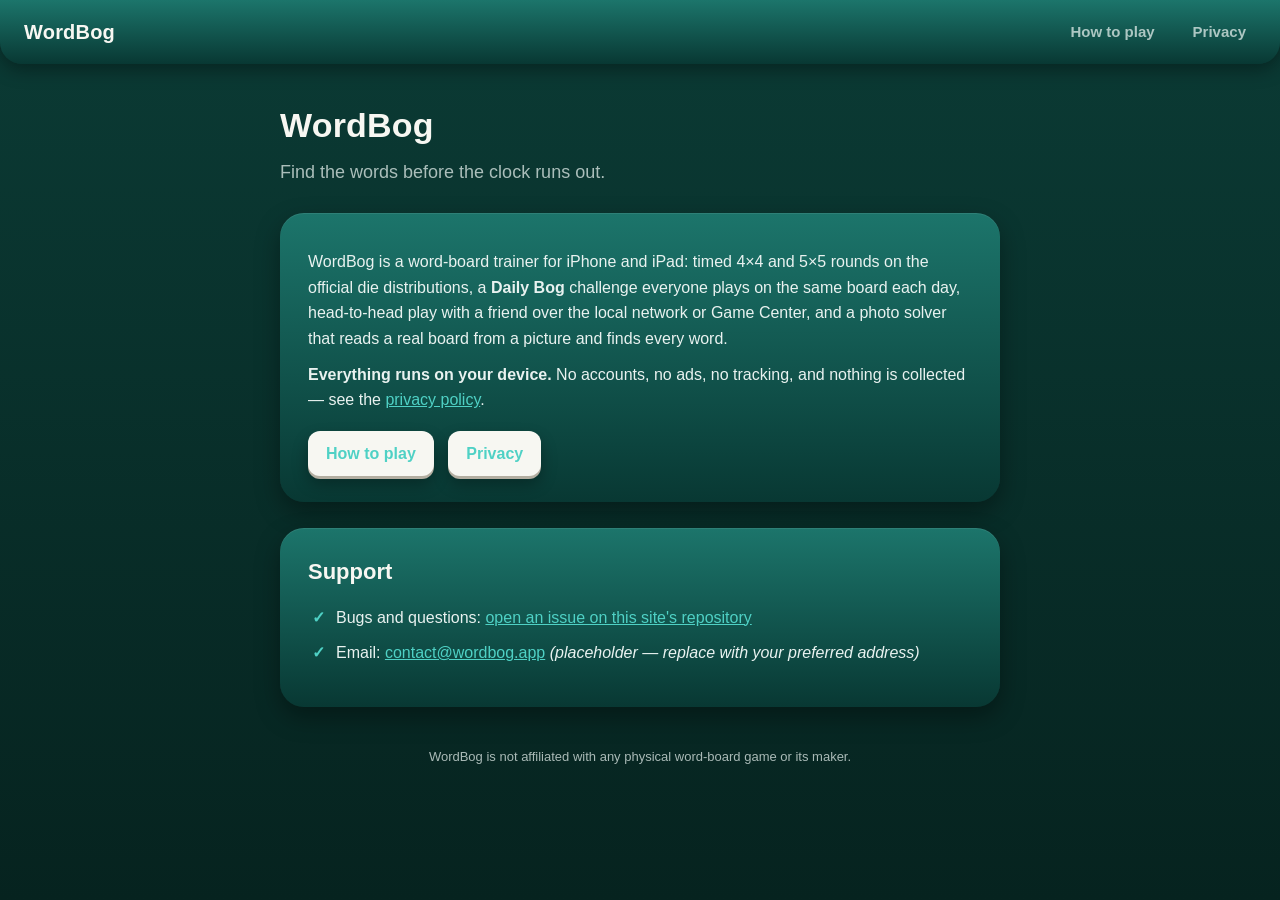
<file: index.html>
<!DOCTYPE html>
<html lang="en">
<head>
<meta charset="utf-8">
<meta name="viewport" content="width=device-width, initial-scale=1">
<title>WordBog</title>
<meta name="description" content="WordBog is a word-board trainer for iPhone and iPad: timed rounds, a daily challenge everyone plays together, multiplayer, and a photo solver. Everything runs on-device.">
<link rel="stylesheet" href="style.css">
<link rel="icon" type="image/svg+xml" href="favicon.svg">
</head>
<body>
<nav>
  <a class="brand" href="index.html">WordBog</a>
  <a href="how-to-play.html">How to play</a>
  <a href="privacy.html">Privacy</a>
</nav>

<div class="wrap">
  <h1>WordBog</h1>
  <p class="tagline">Find the words before the clock runs out.</p>

  <div class="tray">
    <p>WordBog is a word-board trainer for iPhone and iPad: timed 4×4 and 5×5
    rounds on the official die distributions, a <strong>Daily Bog</strong>
    challenge everyone plays on the same board each day, head-to-head play
    with a friend over the local network or Game Center, and a photo solver
    that reads a real board from a picture and finds every word.</p>
    <p><strong>Everything runs on your device.</strong> No accounts, no ads,
    no tracking, and nothing is collected — see the
    <a href="privacy.html">privacy policy</a>.</p>
    <a class="btn" href="how-to-play.html">How to play</a>
    <a class="btn" href="privacy.html">Privacy</a>
  </div>

  <div class="tray">
    <h2>Support</h2>
    <ul class="checks">
      <li>Bugs and questions: <a href="https://github.com/gregnazario/wordbog-pages/issues">open an issue on this site's repository</a></li>
      <li>Email: <a href="mailto:contact@wordbog.app">contact@wordbog.app</a> <em>(placeholder — replace with your preferred address)</em></li>
    </ul>
  </div>

  <footer>
    <p>WordBog is not affiliated with any physical word-board game or its maker.</p>
  </footer>
</div>
</body>
</html>
</file>
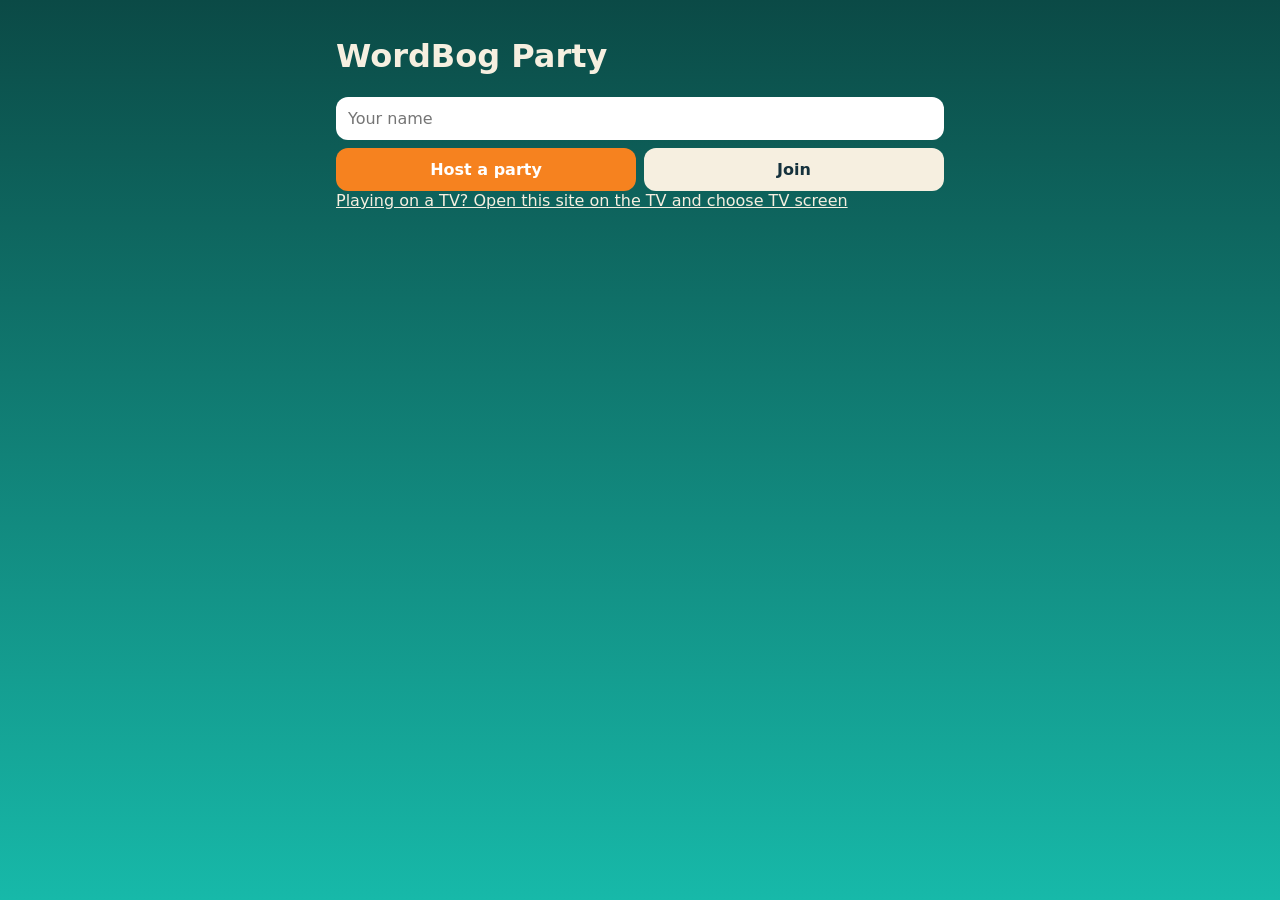
<file: party/index.html>
<!doctype html>
<html lang="en">
<head>
  <meta charset="utf-8" />
  <meta name="viewport" content="width=device-width, initial-scale=1, viewport-fit=cover" />
  <meta name="theme-color" content="#0b4a46" />
  <title>WordBog Party</title>
  <link rel="manifest" href="./manifest.webmanifest" />
  <script type="module" crossorigin src="./assets/index-BFuAc052.js"></script>
  <link rel="stylesheet" crossorigin href="./assets/index-Cb1bnV95.css">
</head>
<body>
  <div id="app"></div>
</body>
</html>
</file>
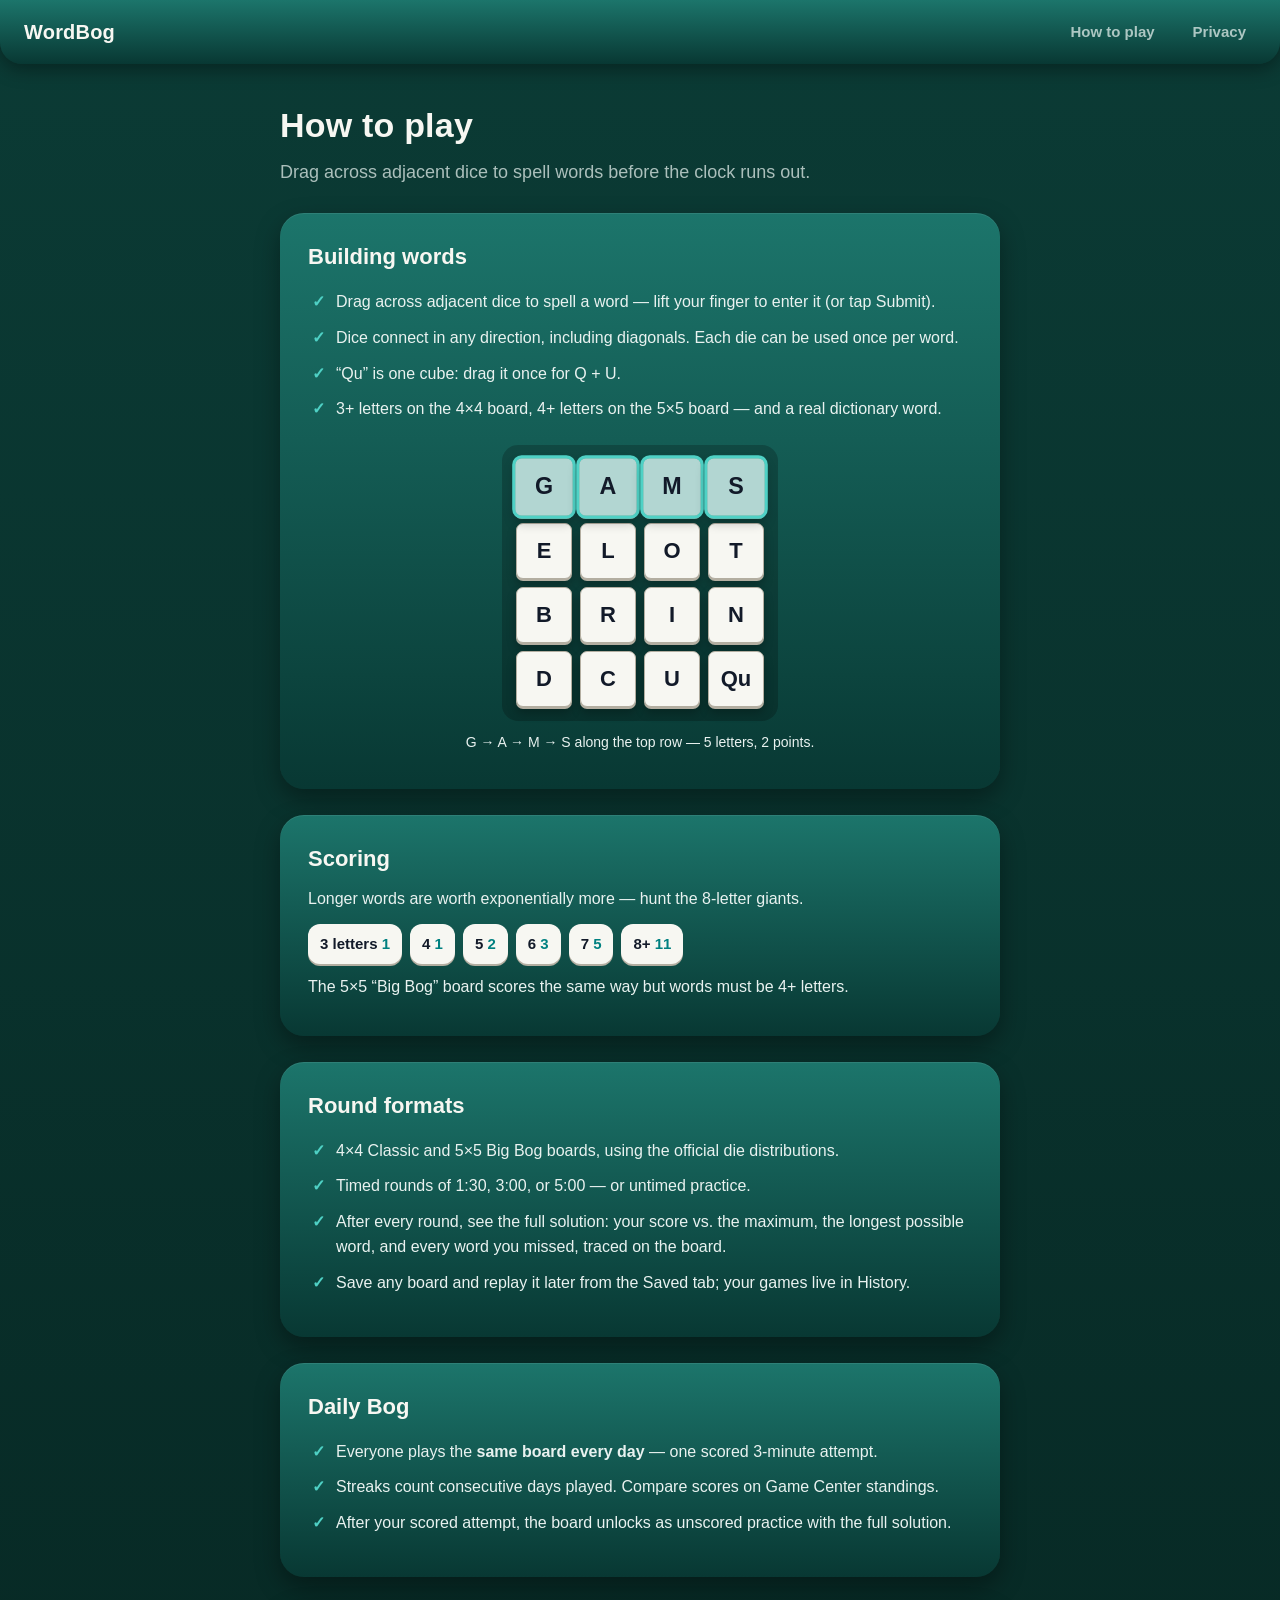
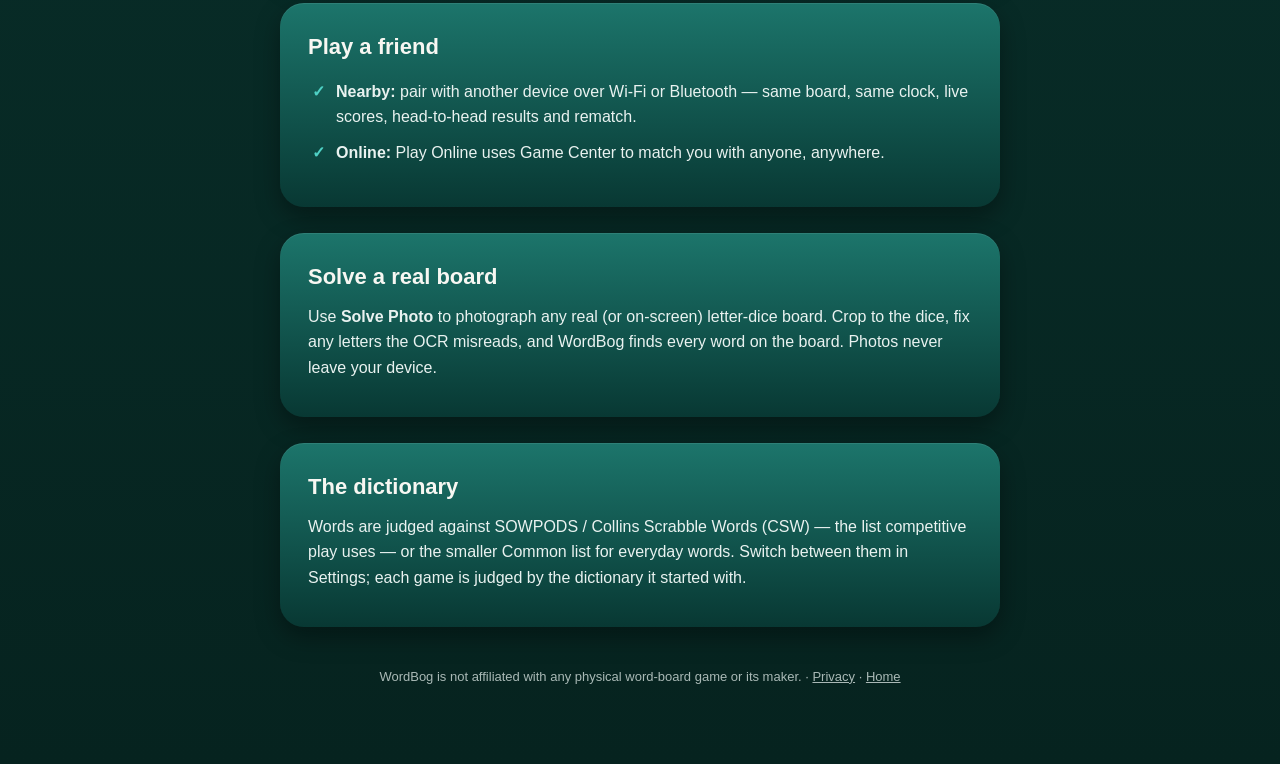
<file: how-to-play.html>
<!DOCTYPE html>
<html lang="en">
<head>
<meta charset="utf-8">
<meta name="viewport" content="width=device-width, initial-scale=1">
<title>How to play — WordBog</title>
<meta name="description" content="How to play WordBog: build words by dragging across adjacent letter dice, race the clock, play the same daily board as everyone else.">
<link rel="stylesheet" href="style.css">
<link rel="icon" type="image/svg+xml" href="favicon.svg">
</head>
<body>
<nav>
  <a class="brand" href="index.html">WordBog</a>
  <a href="how-to-play.html">How to play</a>
  <a href="privacy.html">Privacy</a>
</nav>

<div class="wrap">
  <h1>How to play</h1>
  <p class="tagline">Drag across adjacent dice to spell words before the clock runs out.</p>

  <div class="tray">
    <h2>Building words</h2>
    <ul class="checks">
      <li>Drag across adjacent dice to spell a word — lift your finger to enter it (or tap Submit).</li>
      <li>Dice connect in any direction, including diagonals. Each die can be used once per word.</li>
      <li>“Qu” is one cube: drag it once for Q&nbsp;+&nbsp;U.</li>
      <li>3+ letters on the 4×4 board, 4+ letters on the 5×5 board — and a real dictionary word.</li>
    </ul>

    <div class="board" aria-label="Example board with the word GAMES traced">
      <span class="die path">G</span><span class="die path">A</span><span class="die path">M</span><span class="die path">S</span>
      <span class="die">E</span><span class="die">L</span><span class="die">O</span><span class="die">T</span>
      <span class="die">B</span><span class="die">R</span><span class="die">I</span><span class="die">N</span>
      <span class="die">D</span><span class="die">C</span><span class="die">U</span><span class="die qu">Qu</span>
    </div>
    <p class="board-caption">G → A → M → S along the top row — 5 letters, 2 points.</p>
  </div>

  <div class="tray">
    <h2>Scoring</h2>
    <p>Longer words are worth exponentially more — hunt the 8-letter giants.</p>
    <div class="score-row">
      <span class="score-chip">3 letters <span>1</span></span>
      <span class="score-chip">4 <span>1</span></span>
      <span class="score-chip">5 <span>2</span></span>
      <span class="score-chip">6 <span>3</span></span>
      <span class="score-chip">7 <span>5</span></span>
      <span class="score-chip">8+ <span>11</span></span>
    </div>
    <p>The 5×5 “Big Bog” board scores the same way but words must be 4+ letters.</p>
  </div>

  <div class="tray">
    <h2>Round formats</h2>
    <ul class="checks">
      <li>4×4 Classic and 5×5 Big Bog boards, using the official die distributions.</li>
      <li>Timed rounds of 1:30, 3:00, or 5:00 — or untimed practice.</li>
      <li>After every round, see the full solution: your score vs. the maximum, the longest possible word, and every word you missed, traced on the board.</li>
      <li>Save any board and replay it later from the Saved tab; your games live in History.</li>
    </ul>
  </div>

  <div class="tray">
    <h2>Daily Bog</h2>
    <ul class="checks">
      <li>Everyone plays the <strong>same board every day</strong> — one scored 3-minute attempt.</li>
      <li>Streaks count consecutive days played. Compare scores on Game Center standings.</li>
      <li>After your scored attempt, the board unlocks as unscored practice with the full solution.</li>
    </ul>
  </div>

  <div class="tray">
    <h2>Play a friend</h2>
    <ul class="checks">
      <li><strong>Nearby:</strong> pair with another device over Wi-Fi or Bluetooth — same board, same clock, live scores, head-to-head results and rematch.</li>
      <li><strong>Online:</strong> Play Online uses Game Center to match you with anyone, anywhere.</li>
    </ul>
  </div>

  <div class="tray">
    <h2>Solve a real board</h2>
    <p>Use <strong>Solve Photo</strong> to photograph any real (or on-screen) letter-dice board.
    Crop to the dice, fix any letters the OCR misreads, and WordBog finds every
    word on the board. Photos never leave your device.</p>
  </div>

  <div class="tray">
    <h2>The dictionary</h2>
    <p>Words are judged against SOWPODS / Collins Scrabble Words (CSW) — the list
    competitive play uses — or the smaller Common list for everyday words.
    Switch between them in Settings; each game is judged by the dictionary it
    started with.</p>
  </div>

  <footer>
    <p>WordBog is not affiliated with any physical word-board game or its maker. · <a href="privacy.html">Privacy</a> · <a href="index.html">Home</a></p>
  </footer>
</div>
</body>
</html>
</file>
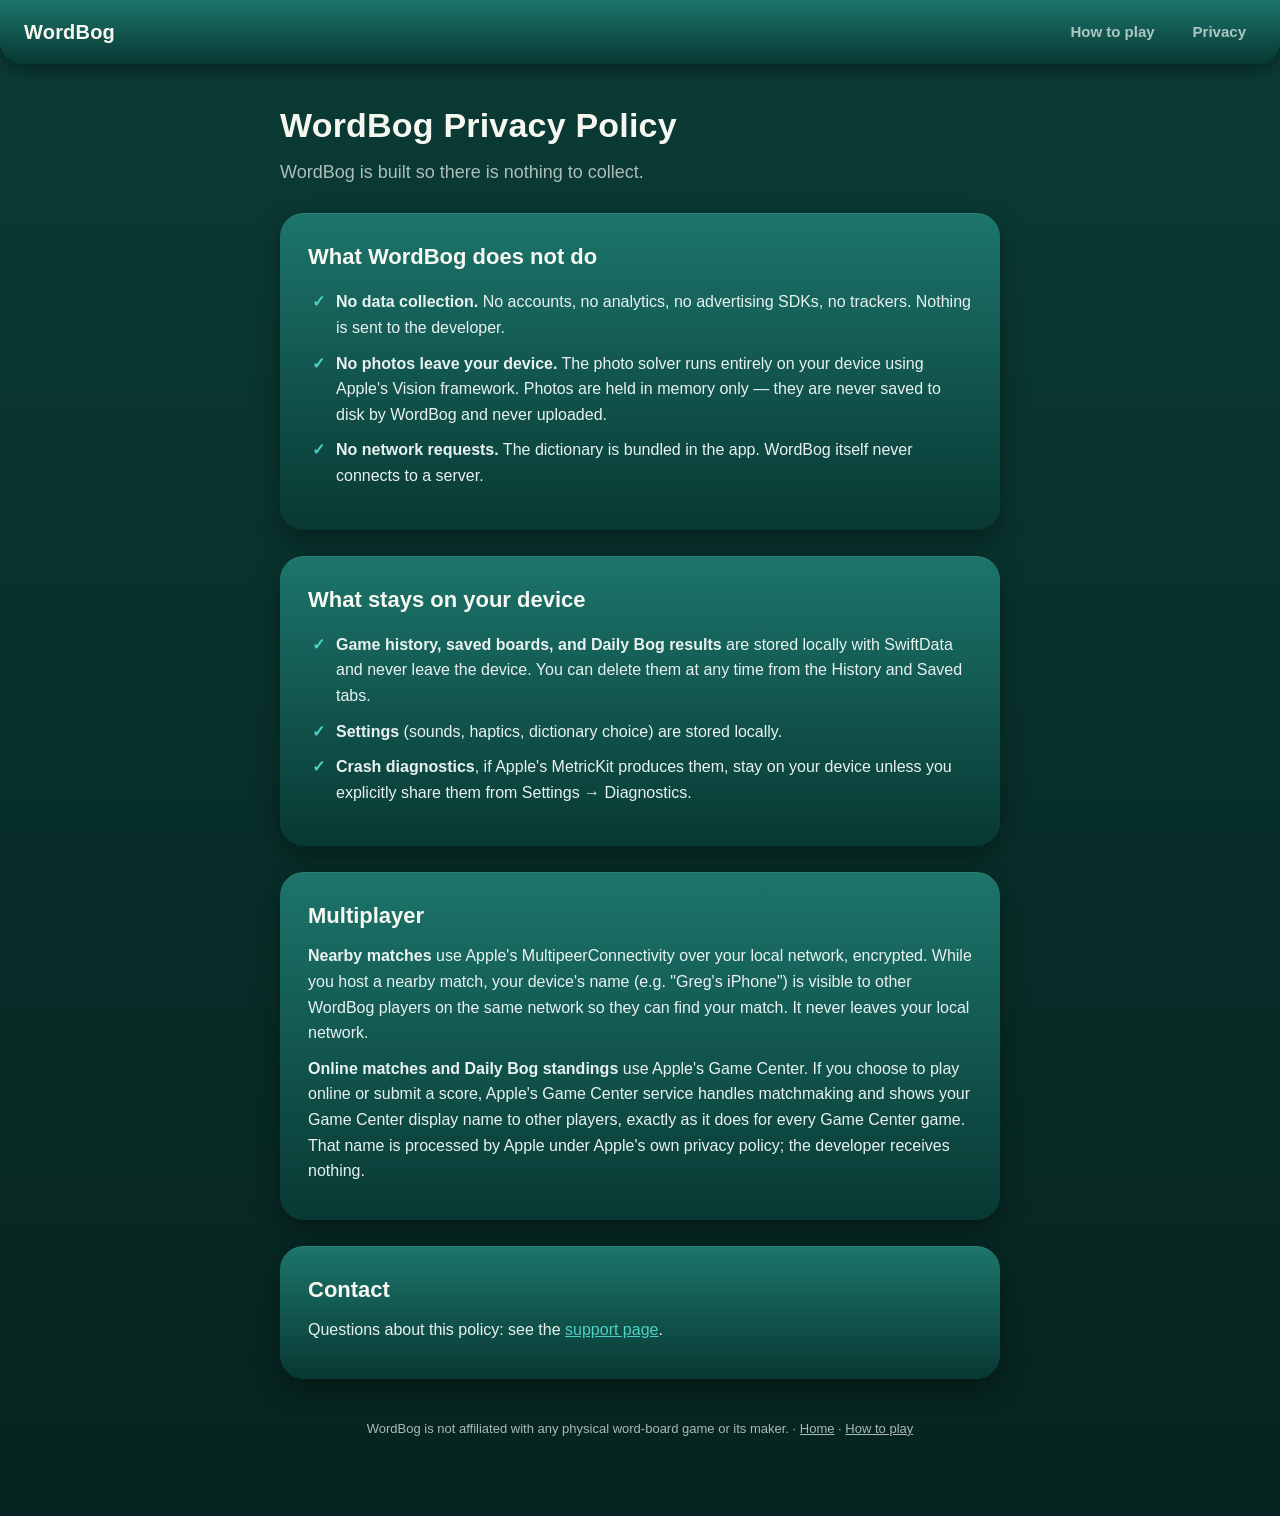
<file: privacy.html>
<!DOCTYPE html>
<html lang="en">
<head>
<meta charset="utf-8">
<meta name="viewport" content="width=device-width, initial-scale=1">
<title>WordBog Privacy Policy</title>
<link rel="stylesheet" href="style.css">
<link rel="icon" type="image/svg+xml" href="favicon.svg">
</head>
<body>
<nav>
  <a class="brand" href="index.html">WordBog</a>
  <a href="how-to-play.html">How to play</a>
  <a href="privacy.html">Privacy</a>
</nav>

<div class="wrap">
  <h1>WordBog Privacy Policy</h1>
  <p class="tagline">WordBog is built so there is nothing to collect.</p>

  <div class="tray">
    <h2>What WordBog does not do</h2>
    <ul class="checks">
      <li><strong>No data collection.</strong> No accounts, no analytics, no advertising SDKs, no trackers. Nothing is sent to the developer.</li>
      <li><strong>No photos leave your device.</strong> The photo solver runs entirely on your device using Apple's Vision framework. Photos are held in memory only — they are never saved to disk by WordBog and never uploaded.</li>
      <li><strong>No network requests.</strong> The dictionary is bundled in the app. WordBog itself never connects to a server.</li>
    </ul>
  </div>

  <div class="tray">
    <h2>What stays on your device</h2>
    <ul class="checks">
      <li><strong>Game history, saved boards, and Daily Bog results</strong> are stored locally with SwiftData and never leave the device. You can delete them at any time from the History and Saved tabs.</li>
      <li><strong>Settings</strong> (sounds, haptics, dictionary choice) are stored locally.</li>
      <li><strong>Crash diagnostics</strong>, if Apple's MetricKit produces them, stay on your device unless you explicitly share them from Settings → Diagnostics.</li>
    </ul>
  </div>

  <div class="tray">
    <h2>Multiplayer</h2>
    <p><strong>Nearby matches</strong> use Apple's MultipeerConnectivity over your local
    network, encrypted. While you host a nearby match, your device's name
    (e.g. "Greg's iPhone") is visible to other WordBog players on the same
    network so they can find your match. It never leaves your local network.</p>
    <p><strong>Online matches and Daily Bog standings</strong> use Apple's Game Center.
    If you choose to play online or submit a score, Apple's Game Center service
    handles matchmaking and shows your Game Center display name to other
    players, exactly as it does for every Game Center game. That name is
    processed by Apple under Apple's own privacy policy; the developer
    receives nothing.</p>
  </div>

  <div class="tray">
    <h2>Contact</h2>
    <p>Questions about this policy: see the <a href="index.html">support page</a>.</p>
  </div>

  <footer>
    <p>WordBog is not affiliated with any physical word-board game or its maker. · <a href="index.html">Home</a> · <a href="how-to-play.html">How to play</a></p>
  </footer>
</div>
</body>
</html>
</file>
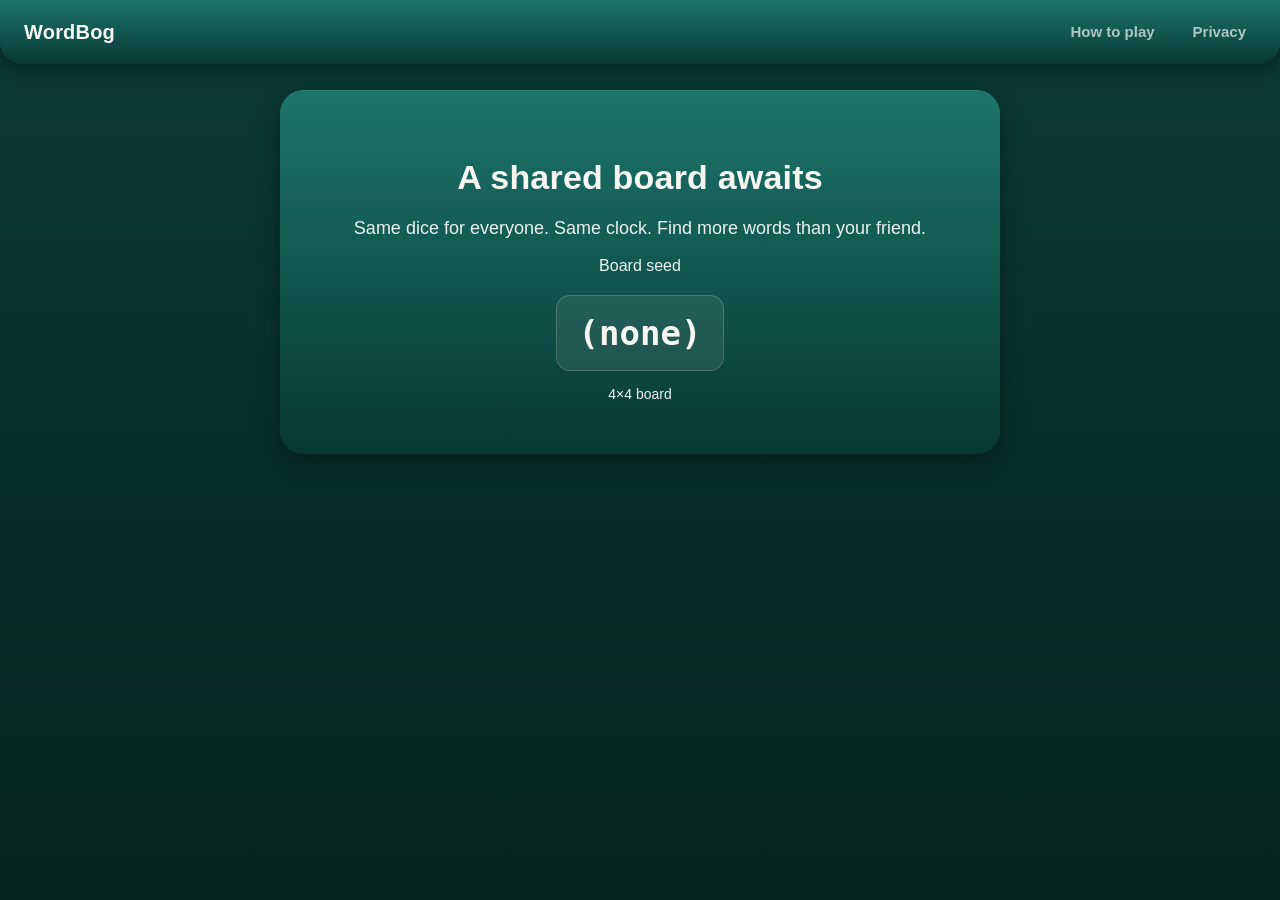
<file: replay.html>
<!DOCTYPE html>
<html lang="en">
<head>
<meta charset="utf-8">
<meta name="viewport" content="width=device-width, initial-scale=1">
<title>WordBog — shared board</title>
<!-- Shared replay links land here: one tap into the game if WordBog is
     installed, otherwise the app-store story. -->
<meta name="description" content="Someone shared a WordBog board with you. Open it in the app — same dice, same round.">
<meta property="og:title" content="A WordBog board was shared with you">
<meta property="og:description" content="Open this exact board in WordBog — same dice, same clock. Free word-board trainer for iPhone and iPad, everything on-device.">
<link rel="stylesheet" href="style.css">
<link rel="icon" type="image/svg+xml" href="favicon.svg">
<style>
  .seed {
    font-family: ui-monospace, SFMono-Regular, Menlo, monospace;
    font-size: 34px;
    font-weight: 700;
    color: var(--tile);
    background: rgba(255, 255, 255, 0.08);
    border: 1px solid rgba(255, 255, 255, 0.18);
    border-radius: 14px;
    padding: 10px 22px;
    display: inline-block;
    margin: 6px 0 2px;
  }
  .btn-row { display: flex; flex-direction: column; gap: 12px; margin-top: 22px; }
  .btn.primary { justify-content: center; text-align: center; }
  #missing { display: none; margin-top: 20px; }
  .muted { color: var(--text-dim); font-size: 14px; }
</style>
</head>
<body>
<nav>
  <a class="brand" href="index.html">WordBog</a>
  <a href="how-to-play.html">How to play</a>
  <a href="privacy.html">Privacy</a>
</nav>

<div class="wrap">
  <div class="tray" style="text-align:center;">
    <h1 style="margin-bottom:4px;">A shared board awaits</h1>
    <p class="tagline">Same dice for everyone. Same clock. Find more words than your friend.</p>

    <p id="boardline">Board seed</p>
    <span class="seed" id="seed">&mdash;</span>
    <p class="muted" id="meta"></p>

    <div class="btn-row">
      <a class="btn primary" id="open" href="#">Open in WordBog</a>
    </div>

    <!-- Shown only when the scheme bounce doesn't land (app not installed) -->
    <div id="missing">
      <hr style="border:none;border-top:1px solid rgba(255,255,255,0.15);margin:22px 0;">
      <h2>Don't have WordBog yet?</h2>
      <p>WordBog is a word-board trainer for iPhone and iPad &mdash; solo timed
      rounds, a Daily Bog everyone plays together, head-to-head multiplayer,
      and a photo solver. Everything runs on your device.</p>
      <!-- TODO(launch): point at the App Store listing once live.
           Until then this goes to the site home page. -->
      <a class="btn primary" href="index.html" id="get">Get WordBog</a>
      <p class="muted">Already installed? Your device may have blocked the
      automatic handoff &mdash; tap "Open in WordBog" above again.</p>
    </div>
  </div>
</div>

<script>
(function () {
  var params = new URLSearchParams(location.search);
  var seed = (params.get('seed') || '').replace(/\D/g, '');
  var size = params.get('size') === '5' ? '5' : '4';
  var board = size === '5' ? 'bigBog5x5' : 'classic4x4';
  var duration = (params.get('duration') || '').replace(/\D/g, '');

  document.getElementById('seed').textContent = seed ? seed : '(none)';
  document.getElementById('meta').textContent =
    size + '\u00d7' + size + ' board' +
    (duration && Number(duration) > 0
      ? ' \u00b7 ' + Math.floor(duration / 60) + ':' + String(Number(duration) % 60).padStart(2, '0')
      : '');

  // Without a valid seed there's nothing to hand off: hide the button.
  var open = document.getElementById('open');
  if (!seed) { open.style.display = 'none'; return; }

  var deep = 'wordbog://play?seed=' + encodeURIComponent(seed) +
             '&size=' + size + '&board=' + board;
  if (duration) { deep += '&duration=' + duration; }

  open.addEventListener('click', function (ev) {
    ev.preventDefault();
    // Redirect attempt: when the app handles it this page goes to the
    // background; when nothing does, browsers typically stay put — reveal
    // the install block after a short grace period.
    var left = Date.now();
    window.location.href = deep;
    setTimeout(function () {
      if (!document.hidden && Date.now() - left < 2500) {
        document.getElementById('missing').style.display = 'block';
        document.getElementById('open').style.display = 'none';
      }
    }, 1200);
  });
})();
</script>
</body>
</html>
</file>
<file: style.css>
/* WordBog site — skinned like the game: dark-teal board tray, cream dice,
   teal accent. Palette mirrored from the app (DieView/BoardTray/AccentColor). */
:root {
  --tray-top: #1c756b;
  --tray-bottom: #083833;
  --bg-top: #0b3b35;
  --bg-bottom: #06231f;
  --tile: #f7f7f2;
  --tile-edge: #b3aea1;
  --ink: #121a29;
  --text: #e9f2f0;
  --text-dim: rgba(233, 242, 240, 0.72);
  --accent: #008080;
  --accent-bright: #4fd1c5;
}

* { box-sizing: border-box; }

body {
  margin: 0;
  background: linear-gradient(180deg, var(--bg-top), var(--bg-bottom));
  color: var(--text);
  font-family: -apple-system, BlinkMacSystemFont, "Segoe UI", Roboto, Helvetica, Arial, sans-serif;
  line-height: 1.6;
  min-height: 100vh;
}

.wrap { max-width: 760px; margin: 0 auto; padding: 0 20px 64px; }

/* Nav — slim tray bar */
nav {
  background: linear-gradient(180deg, var(--tray-top), var(--tray-bottom));
  border-radius: 0 0 22px 22px;
  padding: 14px 24px;
  display: flex;
  align-items: center;
  gap: 18px;
  flex-wrap: wrap;
  box-shadow: 0 6px 18px rgba(0, 0, 0, 0.35);
}
nav .brand {
  font-weight: 800;
  font-size: 20px;
  letter-spacing: 0.2px;
  color: var(--tile);
  text-decoration: none;
  margin-right: auto;
}
nav a:not(.brand) {
  color: var(--text-dim);
  text-decoration: none;
  font-weight: 600;
  font-size: 15px;
  padding: 6px 10px;
  border-radius: 10px;
}
nav a:not(.brand):hover { color: var(--tile); background: rgba(255, 255, 255, 0.08); }

/* Dice card section container */
.tray {
  background: linear-gradient(180deg, var(--tray-top), var(--tray-bottom));
  border-radius: 24px;
  padding: 26px 28px;
  margin-top: 26px;
  box-shadow: 0 10px 24px rgba(0, 0, 0, 0.35), inset 0 1px 0 rgba(255, 255, 255, 0.08);
}
.tray h2 { margin: 0 0 10px; font-size: 22px; color: var(--tile); }
.tray p, .tray li { color: var(--text); }
.tray p { margin: 10px 0; }
.tray a { color: var(--accent-bright); }

/* Cream dice — letters, badges, chips */
.die {
  display: inline-flex;
  align-items: center;
  justify-content: center;
  min-width: 1.9em;
  height: 1.9em;
  padding: 0 0.3em;
  margin: 0 2px;
  background: var(--tile);
  color: var(--ink);
  border-radius: 7px;
  border: 1px solid var(--tile-edge);
  box-shadow: 0 2px 0 var(--tile-edge), 0 6px 10px rgba(0, 0, 0, 0.25);
  font-weight: 800;
  font-size: 0.95em;
  vertical-align: middle;
}
.die.qu { font-size: 0.8em; }

/* Example board */
.board {
  display: grid;
  grid-template-columns: repeat(4, 56px);
  gap: 8px;
  margin: 18px auto 6px;
  width: max-content;
  padding: 14px;
  border-radius: 16px;
  background: rgba(0, 0, 0, 0.22);
}
.board .die { width: 56px; height: 56px; font-size: 22px; margin: 0; }
.board .die.path {
  background: color-mix(in srgb, var(--tile) 72%, var(--accent) 28%);
  outline: 3px solid var(--accent-bright);
  outline-offset: -1px;
  transform: scale(1.06);
}
.board-caption { text-align: center; color: var(--text-dim); font-size: 14px; margin: 4px 0 0; }

/* Scoring chips */
.score-row { display: flex; flex-wrap: wrap; gap: 8px; margin: 12px 0 4px; }
.score-chip {
  background: var(--tile);
  color: var(--ink);
  border-radius: 12px;
  padding: 8px 12px;
  font-weight: 700;
  font-size: 15px;
  box-shadow: 0 2px 0 var(--tile-edge);
}
.score-chip span { color: var(--accent); font-weight: 800; }

footer {
  margin-top: 40px;
  color: var(--text-dim);
  font-size: 13px;
  text-align: center;
}
footer a { color: var(--text-dim); }

h1 {
  font-size: 34px;
  margin: 34px 0 6px;
  color: var(--tile);
  letter-spacing: 0.2px;
}
.tagline { color: var(--text-dim); margin: 0 0 8px; font-size: 18px; }

ul.checks { list-style: none; padding: 0; margin: 10px 0; }
ul.checks li { padding: 5px 0 5px 28px; position: relative; }
ul.checks li::before {
  content: "✓";
  position: absolute;
  left: 4px;
  color: var(--accent-bright);
  font-weight: 800;
}

.btn {
  display: inline-block;
  background: var(--tile);
  color: var(--accent);
  font-weight: 800;
  text-decoration: none;
  padding: 10px 18px;
  border-radius: 12px;
  box-shadow: 0 3px 0 var(--tile-edge), 0 8px 16px rgba(0, 0, 0, 0.3);
  margin: 8px 10px 0 0;
}
.btn:hover { filter: brightness(1.04); }
</file>
<file: party/assets/index-Cb1bnV95.css>
:root{--bg: #0b4a46;--bg2: #17b9a9;--cream: #f6efe0;--navy: #16323d;--orange: #f6821f}*{box-sizing:border-box}body{margin:0;font-family:-apple-system,system-ui,sans-serif;background:linear-gradient(#0b4a46,#17b9a9);color:var(--cream);min-height:100vh;min-height:100dvh}#app{max-width:640px;margin:0 auto;padding:16px}body.tv #app{max-width:1400px}h1{font-weight:800}button{font:inherit;border-radius:12px;border:0;padding:12px 20px;background:var(--cream);color:var(--navy);font-weight:700;cursor:pointer}button.primary{background:var(--orange);color:#fff}button:disabled{opacity:.4;cursor:default}input{font:inherit;padding:12px;border-radius:12px;border:0;width:100%}.board{display:grid;gap:6px;touch-action:none;-webkit-user-select:none;user-select:none}.cell{aspect-ratio:1;display:flex;align-items:center;justify-content:center;background:var(--cream);color:var(--navy);border-radius:18%;font-weight:800;font-size:clamp(20px,9vw,44px)}.cell.on{background:var(--navy);color:var(--cream)}.roster li.off{opacity:.4}.code{font-size:64px;letter-spacing:.2em;font-weight:800;text-align:center}.big{font-size:clamp(28px,6vw,84px)}.muted{opacity:.7}.timer{font-variant-numeric:tabular-nums}.timer.urgent{color:#ffb4a0}.toolbar{display:flex;align-items:center;justify-content:space-between;gap:8px;margin-bottom:8px}.toolbar .code{font-size:22px;letter-spacing:.12em}.chip{background:#00000040;border-radius:10px;padding:6px 12px;font-weight:800;letter-spacing:.12em}.roster{list-style:none;margin:8px 0;padding:0;display:flex;flex-direction:column;gap:4px}.roster li{display:flex;justify-content:space-between;background:#0000002e;border-radius:10px;padding:8px 12px}.roster.compact{flex-direction:row;gap:6px;overflow-x:auto;overscroll-behavior-x:contain}.roster.compact li{flex:none;gap:6px;padding:4px 10px;font-size:14px;white-space:nowrap}.roster.compact .score:before{content:"·";margin-right:6px;opacity:.7}.wordline{font-size:22px;font-weight:800;min-height:30px;text-align:center;margin:4px 0}.controls{display:flex;gap:8px;margin-top:8px}.controls button{flex:1}.reactions{display:flex;gap:8px;justify-content:center;margin-top:12px}.reactions button{font-size:24px;padding:8px 16px}.summary-leave{justify-content:center}.summary-leave button{flex:0;opacity:.75}.toast{position:fixed;left:50%;top:18px;transform:translate(-50%);background:var(--navy);color:var(--cream);padding:10px 18px;border-radius:12px;font-weight:700;box-shadow:0 4px 16px #00000059}.controls.flash-anchor{position:relative}.score-flash{position:absolute;left:50%;bottom:calc(100% + 6px);background:var(--orange);color:#fff;font-weight:800;padding:4px 14px;border-radius:999px;pointer-events:none;z-index:5;animation:score-flash 1s ease-out forwards}@keyframes score-flash{0%{opacity:0;transform:translate(-50%) translateY(8px)}20%{opacity:1;transform:translate(-50%) translateY(0)}70%{opacity:1;transform:translate(-50%) translateY(-4px)}to{opacity:0;transform:translate(-50%) translateY(-14px)}}@media(prefers-reduced-motion:reduce){.score-flash{animation:none}}.dialog-backdrop{position:fixed;top:0;right:0;bottom:0;left:0;background:#0000008c;display:flex;align-items:center;justify-content:center}.dialog{background:var(--cream);color:var(--navy);border-radius:16px;padding:20px;max-width:320px;width:90%}.dialog p{margin:0 0 16px;font-weight:600}.dialog .controls{justify-content:flex-end}.dialog .controls button{flex:0}.found{list-style:none;margin:8px 0;padding:0;display:flex;flex-wrap:wrap;gap:6px}.found li{background:#0000002e;border-radius:8px;padding:4px 10px}.pickers{display:flex;gap:8px;margin:8px 0}.pickers label{flex:1;display:flex;flex-direction:column;gap:4px;font-weight:700}.pickers select{font:inherit;padding:10px;border-radius:12px;border:0}.note{margin:8px 0}.error{color:#ffb4a0;font-weight:700;min-height:1.2em}a{color:var(--cream)}.toolbar .leave{background:transparent;color:var(--cream);opacity:.7;padding:6px 12px;font-size:14px}.toolbar .leave:focus-visible{color:var(--navy)}.reconnect-banner{position:fixed;top:0;left:0;right:0;z-index:45;background:var(--orange);color:#fff;text-align:center;font-weight:700;font-size:14px;padding:6px 0;box-shadow:0 2px 10px #0000004d}body.tv{font-size:20px}button:focus-visible{outline:4px solid var(--orange);outline-offset:2px}.code-slots{display:flex;gap:14px;justify-content:center;margin:20px 0}.code-slots .slot{width:clamp(64px,9vw,110px);aspect-ratio:4 / 5;border-radius:16px;background:#00000040;display:flex;align-items:center;justify-content:center;font-size:clamp(40px,7vw,84px);font-weight:800}.code-slots .slot.filled{background:var(--cream);color:var(--navy)}.letter-grid{display:grid;grid-template-columns:repeat(5,clamp(64px,9vw,110px));gap:10px;justify-content:center}.letter-grid button{font-size:clamp(20px,3vw,34px);padding:clamp(10px,1.6vw,18px) 0}.tv-controls{max-width:520px;margin:18px auto 0}.tv-rejoin{display:flex;justify-content:center;margin:18px 0 4px}.tv-rejoin button{font-size:clamp(20px,2.6vw,30px);padding:12px 28px}body.tv .code{font-size:clamp(96px,16vw,220px)}body.tv .roster li{font-size:clamp(22px,3vw,36px);padding:14px 24px}body.tv .timer{font-size:clamp(48px,8vw,110px);font-weight:800}.tv-round{display:flex;flex-direction:column;align-items:center;gap:20px}.leaderboard{display:flex;flex-direction:column;gap:10px;width:min(900px,100%)}.lb-row{display:flex;justify-content:space-between;align-items:baseline;gap:16px;background:#0000002e;border-radius:12px;padding:14px 24px;font-size:clamp(24px,3vw,40px);font-weight:700}.lb-row.off{opacity:.4}.lb-row .name{overflow-wrap:anywhere}.winner{display:flex;align-items:center;justify-content:center;gap:18px;flex-wrap:wrap;font-size:clamp(32px,5vw,64px);font-weight:800;margin:8px 0 16px}.winner .wscore{color:var(--orange)}.ranked{list-style:none;margin:0;padding:0;display:flex;flex-direction:column;gap:14px}.ranked li{background:#0000002e;border-radius:14px;padding:14px 20px}.rank-head{display:flex;align-items:baseline;gap:16px;flex-wrap:wrap;font-size:clamp(22px,3vw,36px);font-weight:700}.rank-head .rank{opacity:.7}.rank-head .longest{opacity:.7;font-weight:600}.rank-head .score{margin-left:auto}body.tv .found{font-size:clamp(18px,2.2vw,26px)}.tv-reaction{position:fixed;top:0;right:0;bottom:0;left:0;display:flex;align-items:center;justify-content:center;font-size:min(40vh,40vw);pointer-events:none;z-index:40}.qr-card{background:#fff;border-radius:16px;padding:12px;margin:12px auto}.qr-card svg{width:100%;height:100%;display:block}.host-qr{text-align:center;margin-top:16px}.host-qr .qr-card{margin:8px auto}.tv-host-controls{display:flex;gap:16px;justify-content:center;margin:20px 0}.tv-host-controls button{font-size:clamp(18px,2.4vw,28px);padding:12px 28px}.tv-end-round{position:absolute;bottom:24px;right:24px;font-size:clamp(16px,2vw,24px)}.tv-results h2.beat{animation:title-in .8s ease both}.ranked li{opacity:0;transform:translateY(24px);transition:opacity .45s ease-out,transform .45s ease-out}.ranked li.revealed{opacity:1;transform:none}.ranked li.revealed .found li{animation:chip-in .4s ease-out both}.ranked li.pop{animation:winner-pop .5s cubic-bezier(.2,1.4,.4,1) both}.winner.bounce{animation:winner-bounce .6s cubic-bezier(.34,1.56,.64,1) both}.tv-host-controls{transition:opacity .5s ease,visibility .5s}.tv-results.revealing .tv-host-controls{opacity:0;visibility:hidden}@keyframes title-in{0%{opacity:0;transform:translateY(14px)}to{opacity:1;transform:none}}@keyframes chip-in{0%{opacity:0;transform:translateY(8px) scale(.9)}to{opacity:1;transform:none}}@keyframes winner-pop{0%{transform:scale(.88)}55%{transform:scale(1.05)}to{transform:scale(1)}}@keyframes winner-bounce{0%{opacity:0;transform:scale(.6) translateY(12px)}to{opacity:1;transform:none}}.tv-results.settled h2.beat,.tv-results.settled .ranked li,.tv-results.settled .ranked li.pop,.tv-results.settled .ranked li .found li,.tv-results.settled .winner.bounce{animation:none;transition:none}
</file>
